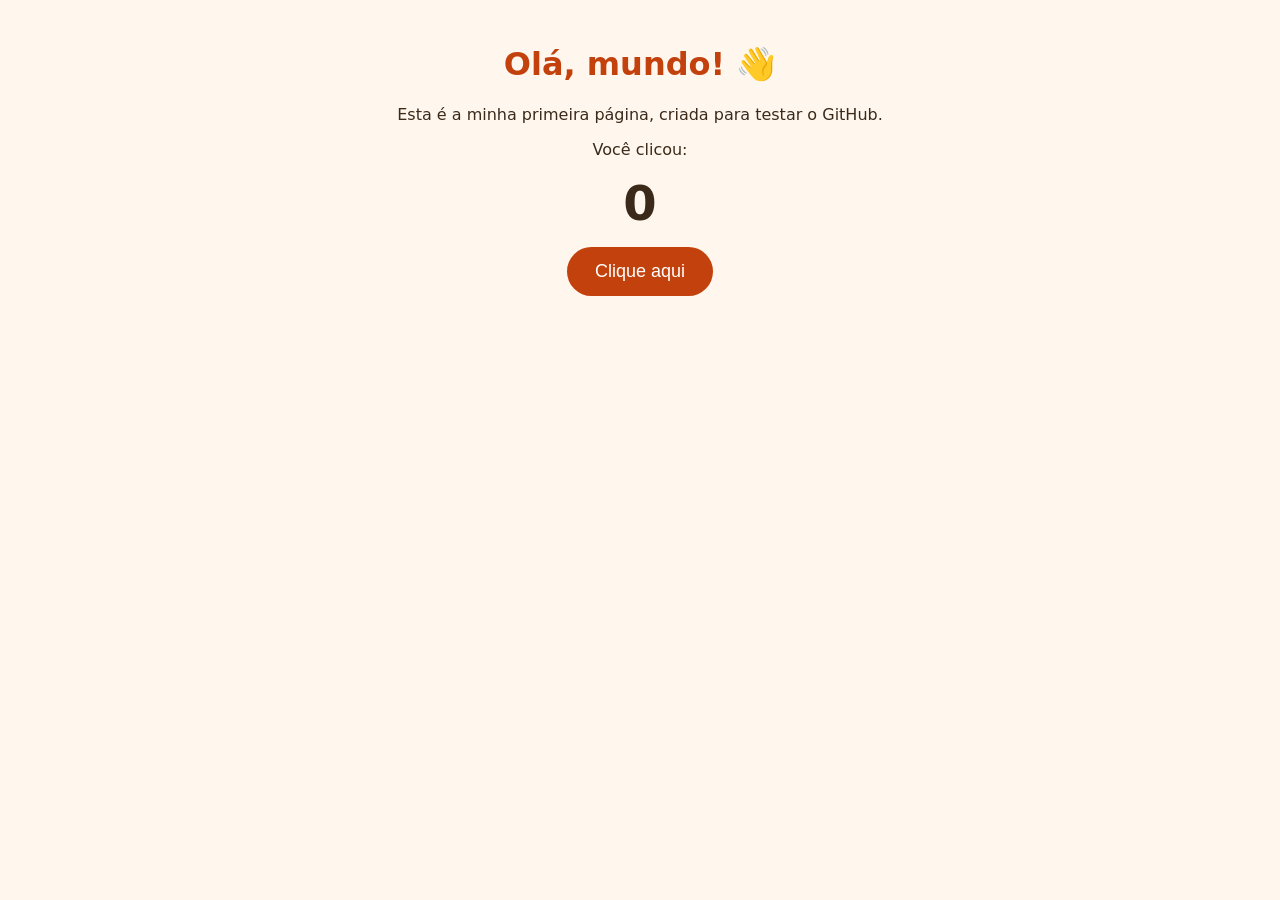
<file: index.html>
<!DOCTYPE html>
<html lang="pt-BR">
<head>
  <meta charset="UTF-8">
  <!-- Faz a página se ajustar bem à tela do celular -->
  <meta name="viewport" content="width=device-width, initial-scale=1.0">
  <title>Meu primeiro teste</title>
  <style>
    /* Aqui fica o visual (CSS) da página */
    body {
      font-family: system-ui, sans-serif;
      background: #fff7ed;
      color: #3b2a1a;
      margin: 0;
      padding: 24px 16px;
      text-align: center;
    }
    h1 { color: #c2410c; }
    button {
      background: #c2410c;
      color: white;
      border: none;
      border-radius: 999px;
      padding: 14px 28px;
      font-size: 18px;
      cursor: pointer;
    }
    #contador { font-size: 48px; font-weight: bold; margin: 16px 0; }
  </style>
</head>
<body>
  <!-- Aqui fica o conteúdo (HTML) da página -->
  <h1>Olá, mundo! 👋</h1>
  <p>Esta é a minha primeira página, criada para testar o GitHub.</p>

  <p>Você clicou:</p>
  <div id="contador">0</div>
  <button id="botao">Clique aqui</button>

  <script>
    // Aqui fica o comportamento (JavaScript) da página
    let cliques = 0;
    const botao = document.getElementById("botao");
    const contador = document.getElementById("contador");

    botao.addEventListener("click", function () {
      cliques = cliques + 1;
      contador.textContent = cliques;
    });
  </script>
</body>
</html>
</file>
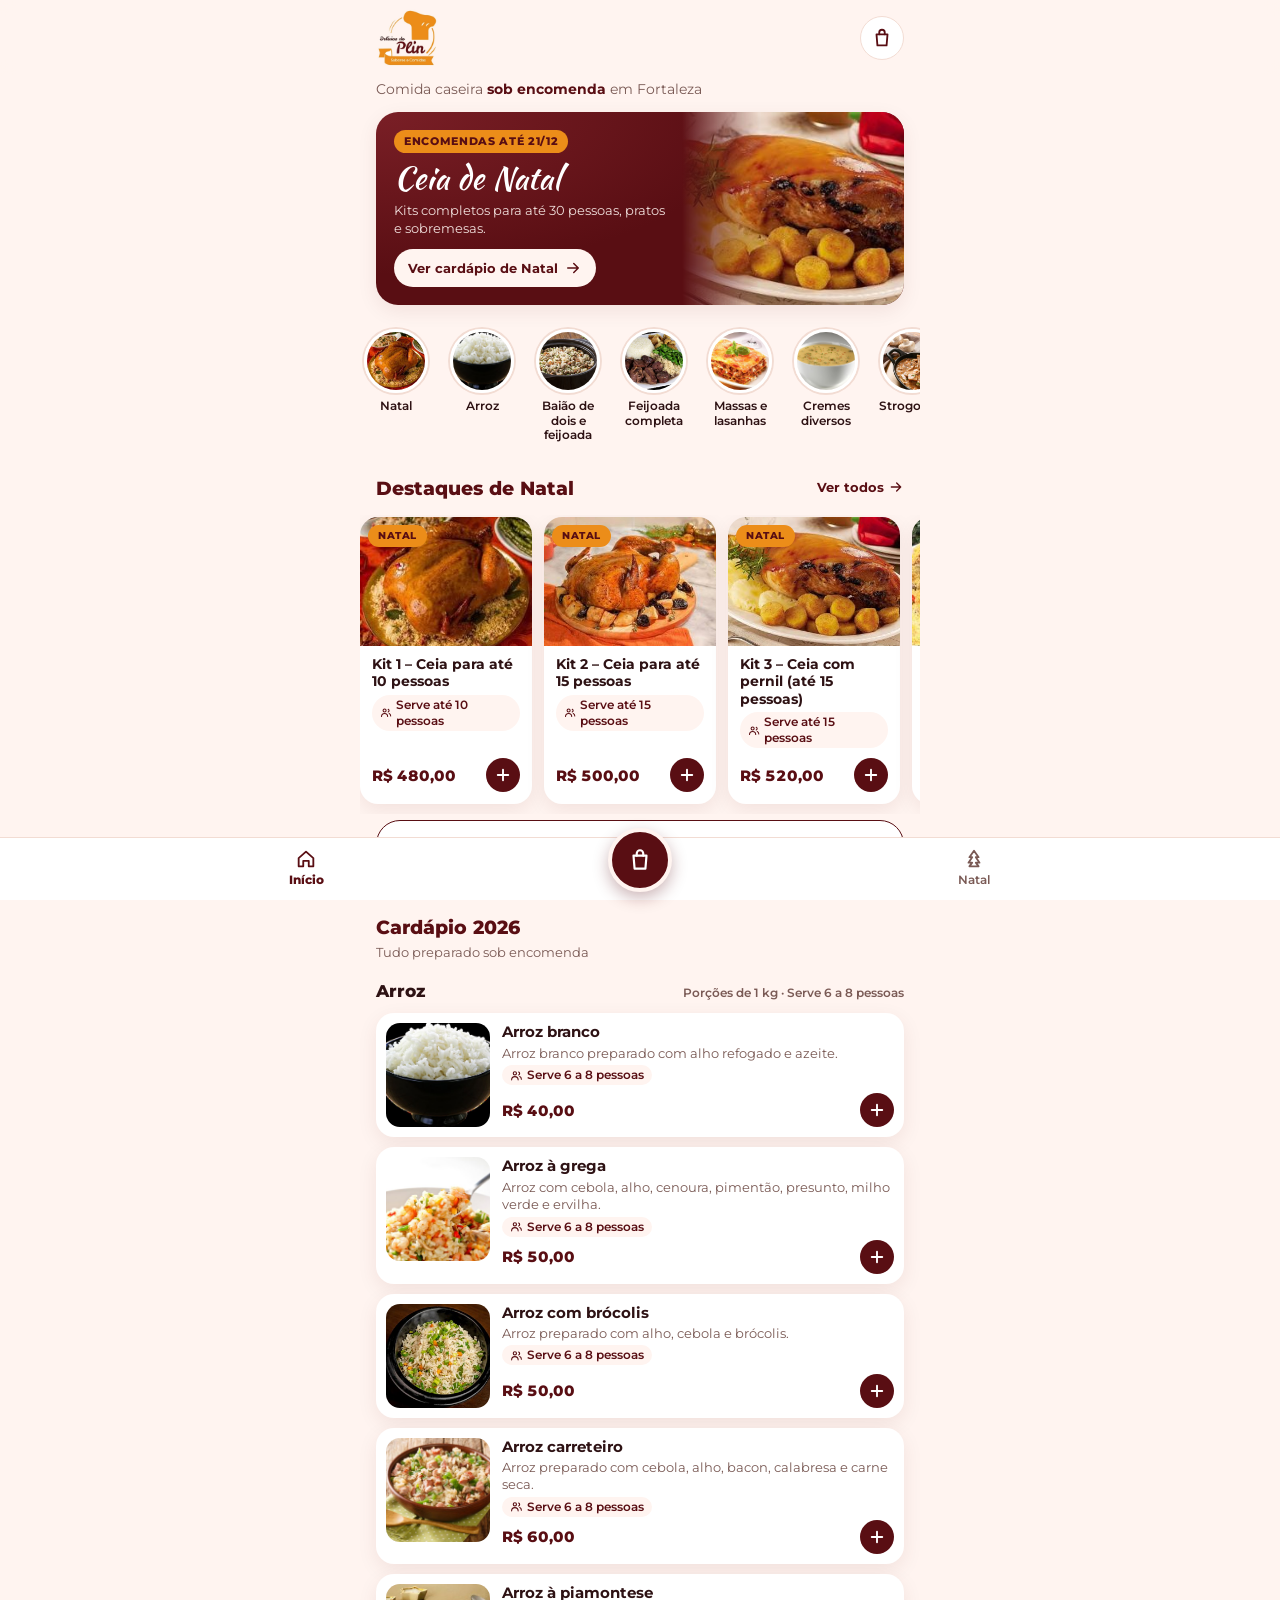
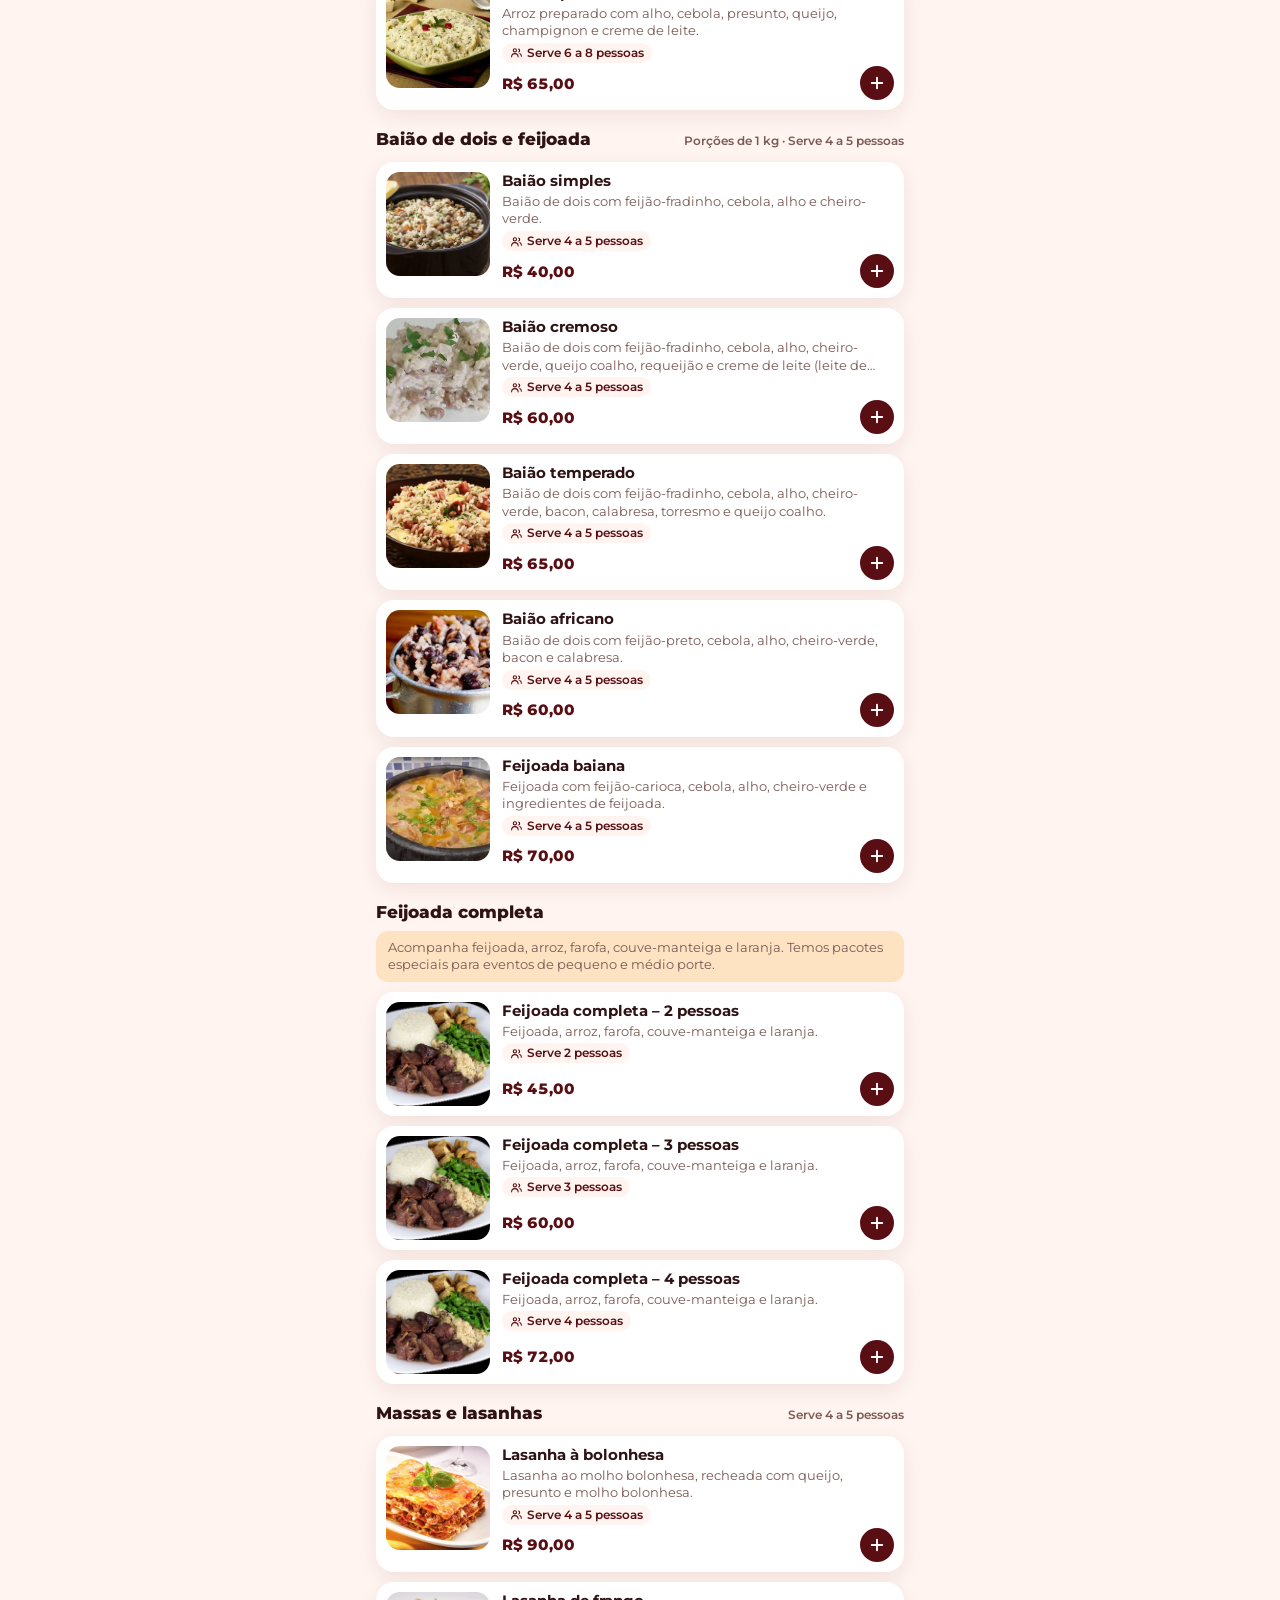
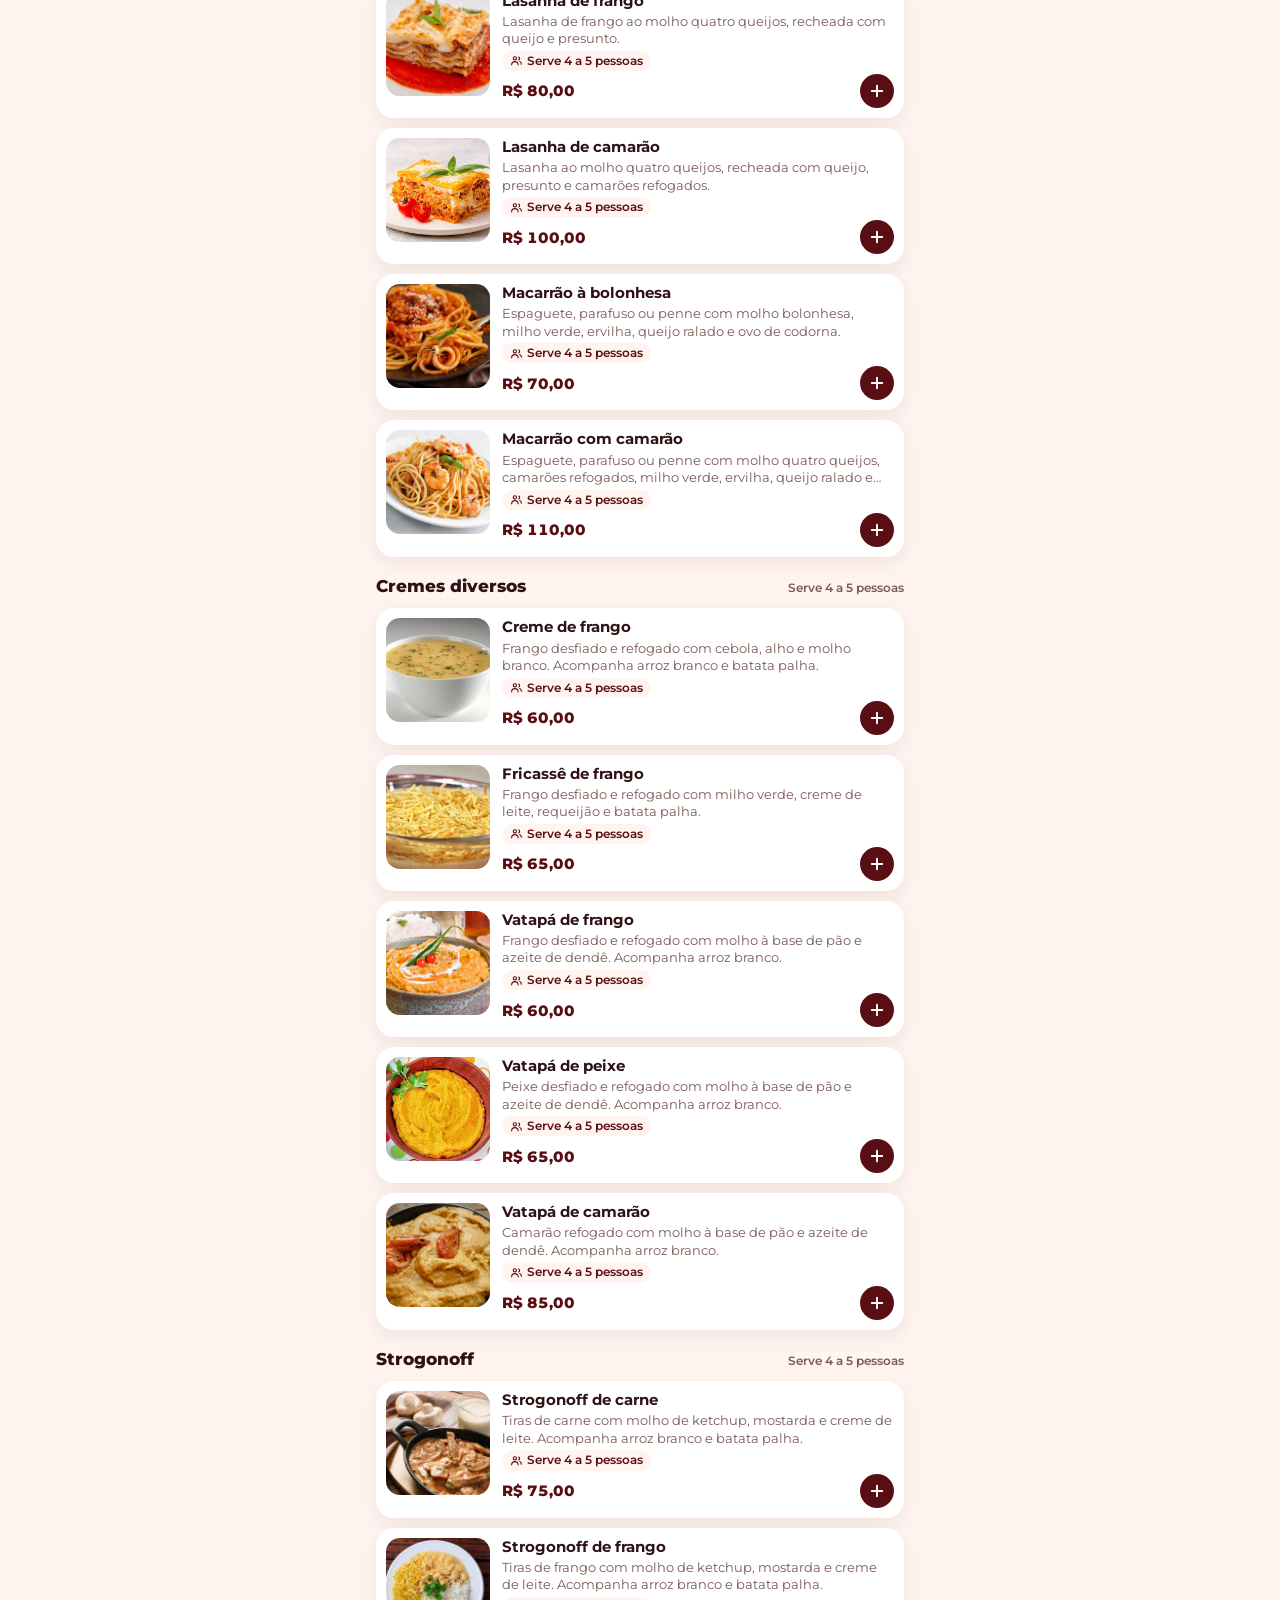
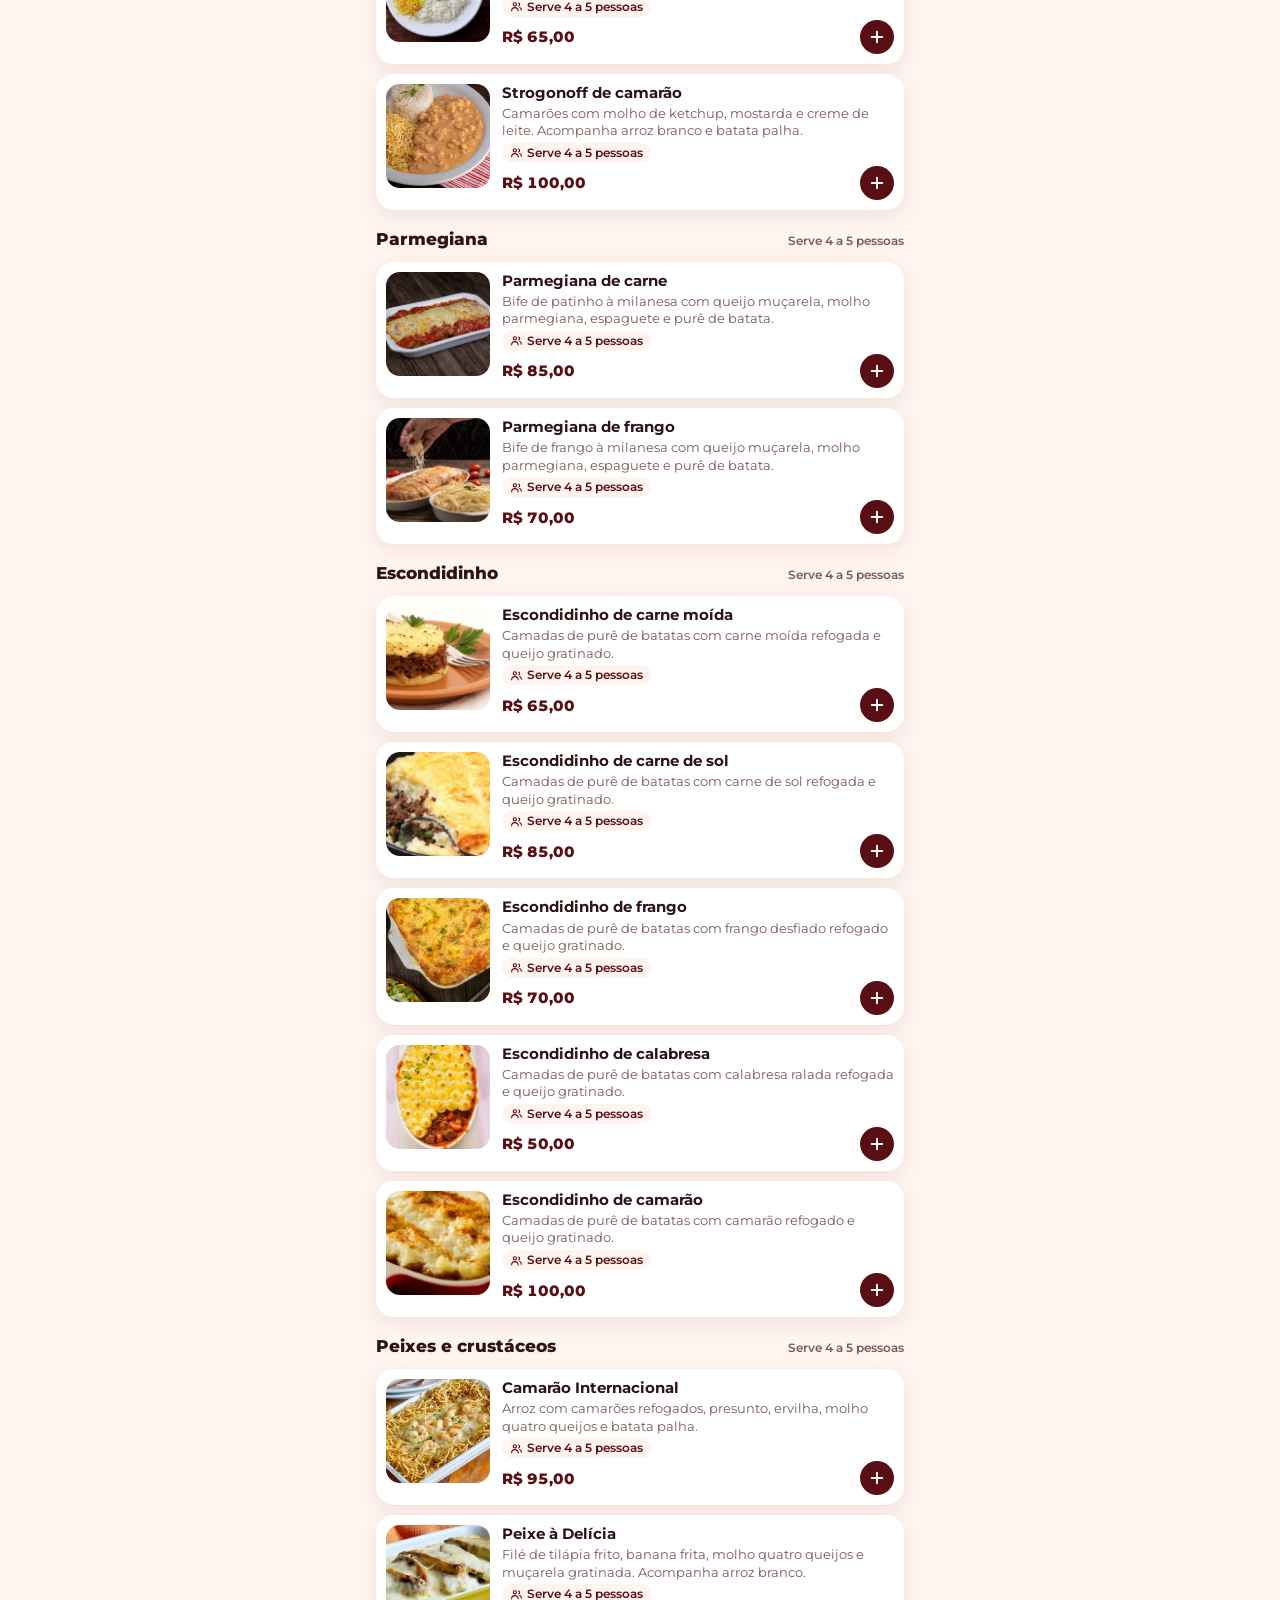
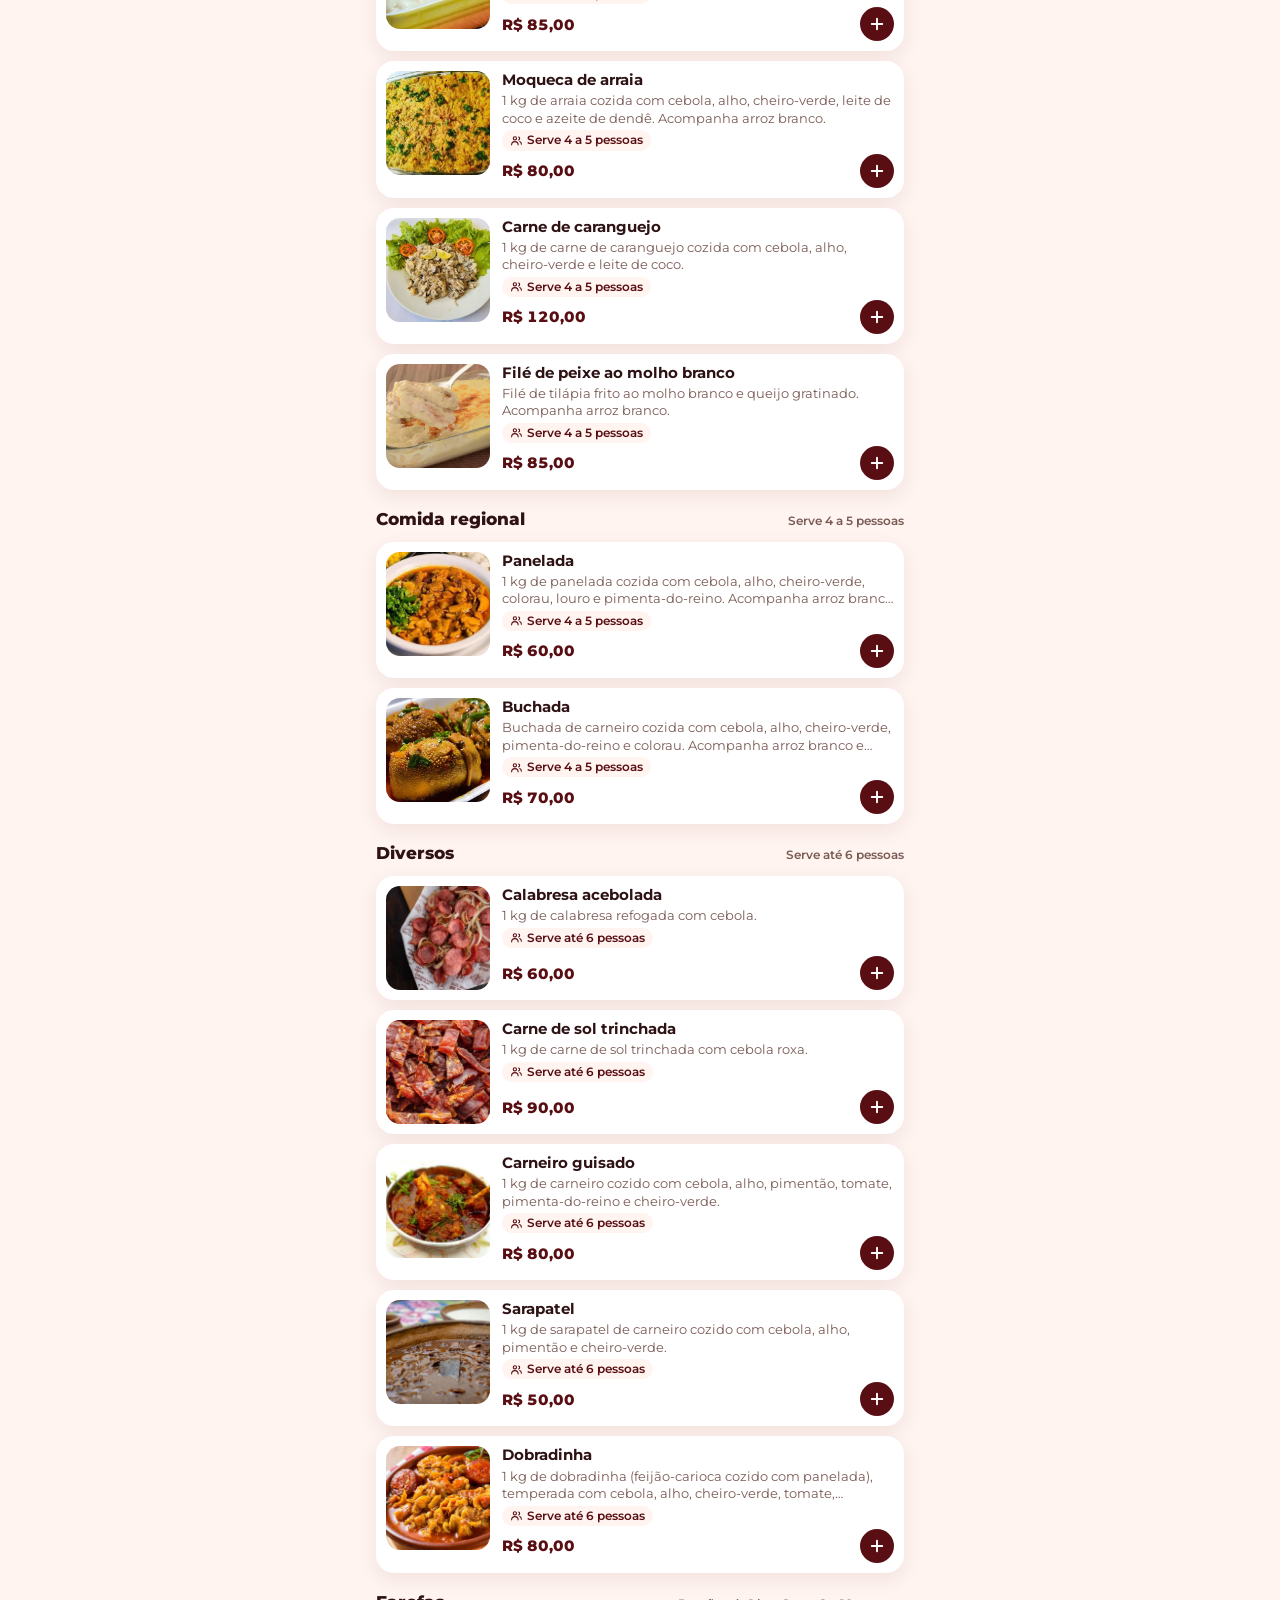
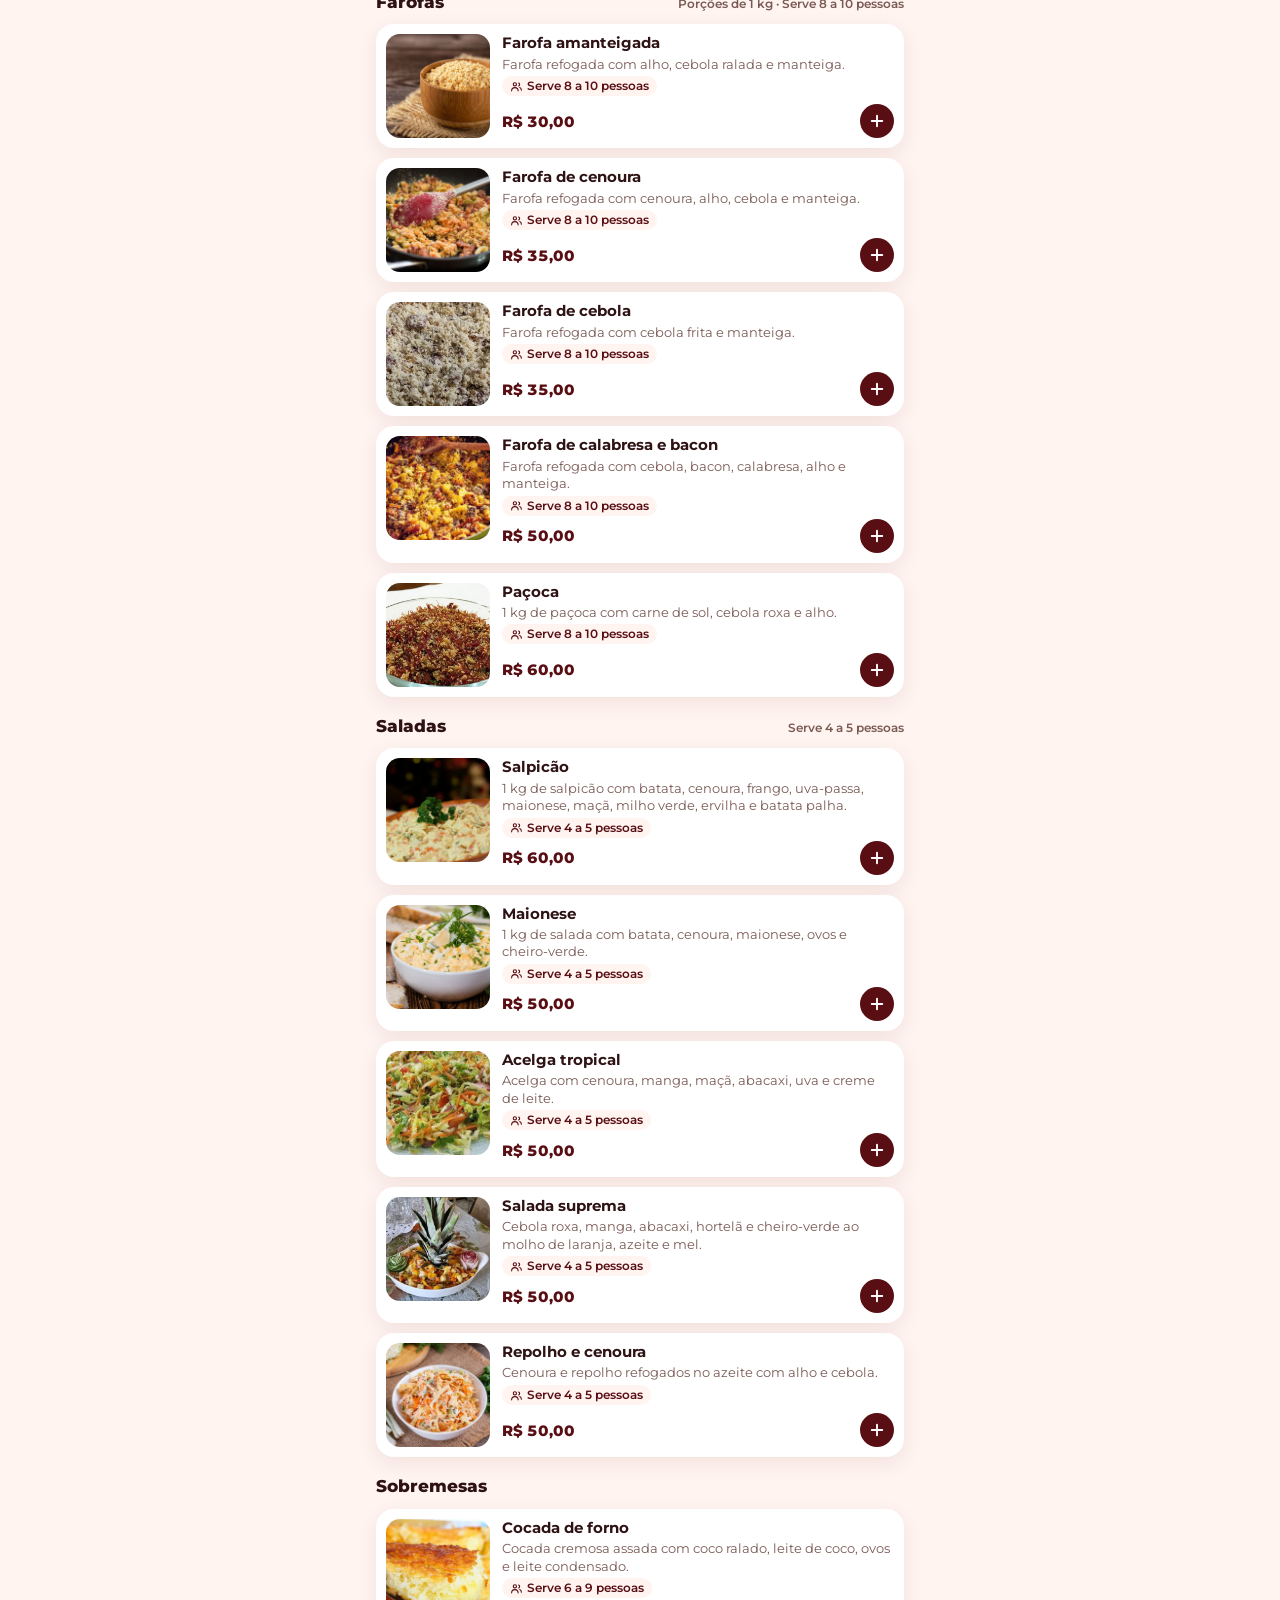
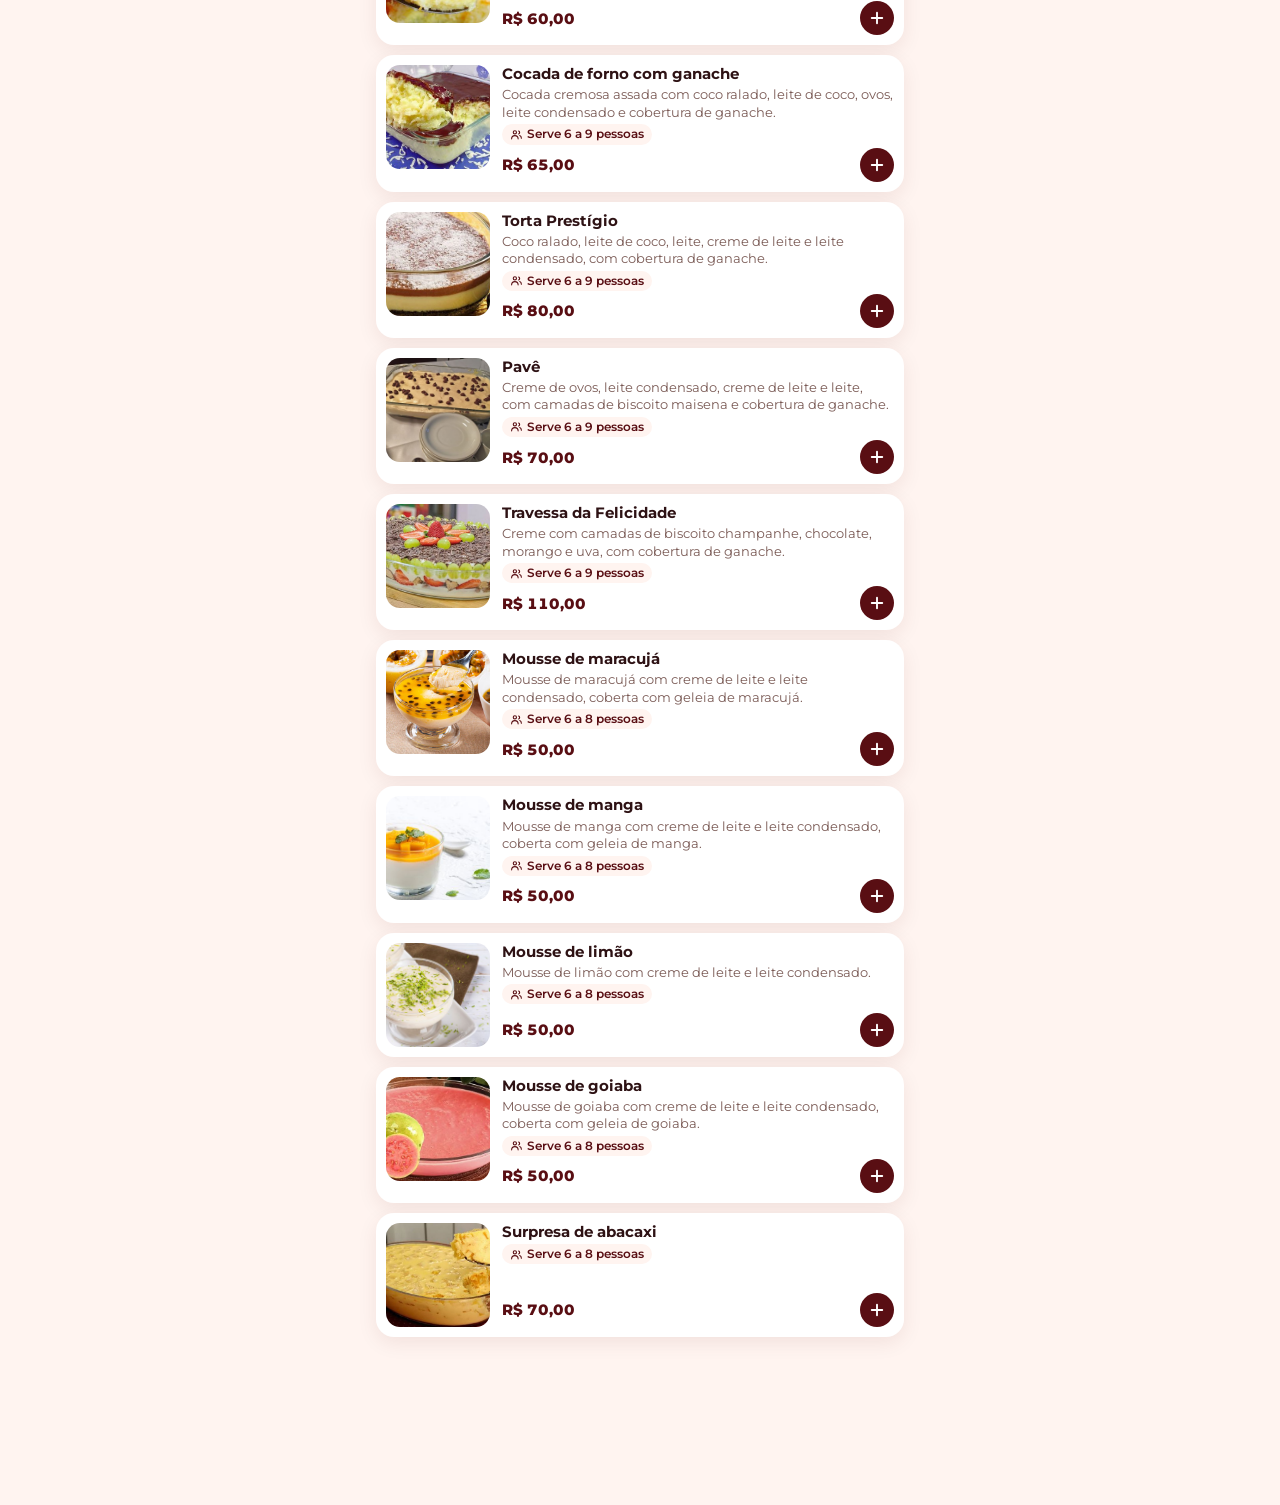
<file: cozinha/index.html>
<!DOCTYPE html>
<html lang="pt-BR">
<head>
  <meta charset="UTF-8">
  <meta name="viewport" content="width=device-width, initial-scale=1.0, viewport-fit=cover">
  <title>Delícias do Plin</title>
  <meta name="description" content="Comida caseira sob encomenda em Fortaleza. Monte seu pedido e envie pelo WhatsApp.">
  <!-- Fontes da marca (Google Fonts): Kaushan Script = letra cursiva do logo; Montserrat = "Sabores e Comidas" -->
  <link rel="preconnect" href="https://fonts.googleapis.com">
  <link rel="preconnect" href="https://fonts.gstatic.com" crossorigin>
  <link rel="stylesheet" href="https://fonts.googleapis.com/css2?family=Kaushan+Script&family=Montserrat:wght@400;500;600;700;800&display=swap">
  <link rel="stylesheet" href="css/estilo.css">
</head>
<body>

  <!-- ================= TOPO ================= -->
  <header class="topo">
    <div class="topo-conteudo">
      <!-- Na tela inicial: logo. Nas outras telas: botão de voltar + título -->
      <button type="button" class="topo-voltar" id="topo-voltar" aria-label="Voltar" hidden>
        <svg viewBox="0 0 24 24" aria-hidden="true"><path d="M15 5l-7 7 7 7"/></svg>
      </button>
      <a class="marca" id="marca" href="#" aria-label="Delícias do Plin – início">
        <img src="img/logo.png" alt="Delícias do Plin – Sabores e Comidas" width="64" height="59">
      </a>
      <div class="topo-titulo" id="topo-titulo" hidden></div>
      <button type="button" class="botao-sacola-topo" id="botao-sacola-topo" aria-label="Abrir sacola">
        <svg viewBox="0 0 24 24" aria-hidden="true"><path d="M6 8h12l-1 12H7L6 8z"/><path d="M9 8V6a3 3 0 0 1 6 0v2"/></svg>
        <span class="contador" data-contador hidden>0</span>
      </button>
    </div>
  </header>

  <main class="pagina">

    <!-- ================= TELA INICIAL ================= -->
    <section id="tela-inicio">
      <p class="saudacao">Comida caseira <strong>sob encomenda</strong> em Fortaleza</p>

      <!-- Banner da Ceia de Natal -->
      <div class="banner">
        <div class="banner-texto">
          <span class="selo">Encomendas até 21/12</span>
          <h1 class="script">Ceia de Natal</h1>
          <p>Kits completos para até 30 pessoas, pratos e sobremesas.</p>
          <button type="button" class="botao-banner" data-ir="natal">Ver cardápio de Natal
            <svg viewBox="0 0 24 24" aria-hidden="true"><path d="M5 12h14M13 6l6 6-6 6"/></svg>
          </button>
        </div>
        <img class="banner-foto" src="img/pratos/natal-kit-3.jpg" alt="Pernil assado da ceia de Natal">
      </div>

      <!-- Categorias em círculos -->
      <nav class="categorias" id="categorias" aria-label="Categorias do cardápio"></nav>

      <!-- Destaques de Natal -->
      <div class="secao-cabecalho" id="secao-natal">
        <h2>Destaques de Natal</h2>
        <button type="button" class="ver-todos" data-ir="natal">Ver todos
          <svg viewBox="0 0 24 24" aria-hidden="true"><path d="M5 12h14M13 6l6 6-6 6"/></svg>
        </button>
      </div>
      <div class="vitrine" id="natal-destaques"></div>
      <button type="button" class="botao-ver-natal" id="botao-ver-natal" data-ir="natal">Ver todas as opções de Natal</button>

      <!-- Cardápio 2026 -->
      <div class="secao-cabecalho secao-cardapio">
        <div>
          <h2>Cardápio 2026</h2>
          <p class="secao-sub">Tudo preparado sob encomenda</p>
        </div>
      </div>
      <div id="lista-pratos"></div>
    </section>

    <!-- ================= TELA AVULSA: CARDÁPIO DE NATAL ================= -->
    <section id="tela-natal" hidden>
      <div class="banner banner-natal">
        <div class="banner-texto">
          <span class="selo">Encomendas até 21/12</span>
          <h1 class="script">Cardápio de Natal 2026</h1>
          <p>Reserva com 50% de entrada. Retirada no local ou entrega.</p>
        </div>
      </div>
      <nav class="chips" id="chips-natal" aria-label="Seções do cardápio de Natal"></nav>
      <div id="lista-natal"></div>
    </section>

    <!-- ================= CHECKOUT: ETAPAS ================= -->
    <ol class="etapas" id="etapas" hidden>
      <li class="feita">Sacola</li>
      <li id="etapa-ocasiao">Ocasião</li>
      <li id="etapa-dados">Finalizar</li>
    </ol>

    <!-- ================= TELA: OCASIÃO ================= -->
    <section id="tela-ocasiao" hidden>
      <h2 class="titulo-tela">Sobre a ocasião</h2>
      <div class="cartao">
        <div class="campo" data-campo="tipo">
          <label for="tipo">Tipo de refeição <span class="obrig">*</span></label>
          <select id="tipo"><option value="">Selecione uma opção</option></select>
          <div class="msg-erro">Escolha o tipo de refeição.</div>
        </div>
        <div class="linha-dupla">
          <div class="campo" data-campo="data">
            <label for="data">Data <span class="obrig">*</span></label>
            <input id="data" type="date">
            <div class="msg-erro">Escolha a data.</div>
          </div>
          <div class="campo" data-campo="pessoas">
            <label for="pessoas">Nº de pessoas <span class="obrig">*</span></label>
            <input id="pessoas" type="number" inputmode="numeric" min="1" placeholder="Ex.: 10">
            <div class="msg-erro">Informe quantas pessoas.</div>
          </div>
        </div>
        <div class="campo">
          <label for="obs">Observações</label>
          <textarea id="obs" rows="3" placeholder="Ex.: horário de entrega, restrições alimentares, sem cebola..."></textarea>
        </div>
      </div>
      <p class="nota">Encomendas com 24h de antecedência (48h para grandes quantidades).</p>
    </section>

    <!-- ================= TELA: FINALIZAR ================= -->
    <section id="tela-dados" hidden>
      <div class="cartao resumo">
        <div class="resumo-topo">
          <h2>Seu pedido</h2>
          <button type="button" class="link" id="editar-sacola">Editar</button>
        </div>
        <p class="resumo-ocasiao" id="resumo-ocasiao"></p>
        <div id="resumo-itens"></div>
        <div id="resumo-entrega"></div>
        <div class="resumo-total"><span>Total</span><span id="resumo-total">R$ 0,00</span></div>
      </div>

      <h2 class="titulo-tela">Entrega ou retirada</h2>
      <div class="cartao">
        <div class="campo" data-campo="entrega">
          <div id="opcoes-entrega" class="opcoes-entrega" role="radiogroup" aria-label="Entrega ou retirada"></div>
          <div class="msg-erro">Escolha entre entrega ou retirada.</div>
        </div>
        <div id="campos-endereco" hidden>
          <div class="campo" data-campo="endereco">
            <label for="endereco">Rua e número <span class="obrig">*</span></label>
            <input id="endereco" type="text" autocomplete="street-address" placeholder="Ex.: Rua das Flores, 123">
            <div class="msg-erro">Informe a rua e o número.</div>
          </div>
          <div class="campo" data-campo="bairro">
            <label for="bairro">Bairro <span class="obrig">*</span></label>
            <input id="bairro" type="text">
            <div class="msg-erro">Informe o bairro.</div>
          </div>
          <div class="campo">
            <label for="complemento">Complemento / ponto de referência</label>
            <input id="complemento" type="text" placeholder="Ex.: apto 202, perto da padaria">
          </div>
        </div>
      </div>

      <h2 class="titulo-tela">Seus dados</h2>
      <div class="cartao">
        <div class="campo" data-campo="nome">
          <label for="nome">Nome completo <span class="obrig">*</span></label>
          <input id="nome" type="text" autocomplete="name">
          <div class="msg-erro">Informe seu nome completo.</div>
        </div>
        <div class="campo" data-campo="whatsapp">
          <label for="whatsapp">WhatsApp <span class="obrig">*</span></label>
          <input id="whatsapp" type="tel" inputmode="numeric" placeholder="(85) 99999-9999" autocomplete="tel">
          <div class="msg-erro">Informe um WhatsApp válido com DDD.</div>
        </div>
        <div class="campo" data-campo="telefone">
          <label for="telefone">Telefone</label>
          <input id="telefone" type="tel" inputmode="numeric" placeholder="(85) 3333-3333" disabled>
          <label class="opcao">
            <input id="mesmo-numero" type="checkbox" checked>
            O telefone é o mesmo número do WhatsApp
          </label>
          <div class="msg-erro">Informe um telefone válido com DDD.</div>
        </div>
      </div>
      <p class="nota">Ao enviar, abrimos o WhatsApp com o seu pedido pronto. A reserva é confirmada por lá, com o pagamento de 50% do valor.</p>
    </section>
  </main>

  <!-- ================= BARRA DA SACOLA (telas do cardápio) ================= -->
  <div class="barra-sacola" id="barra-sacola" hidden>
    <button type="button" class="barra-sacola-info" data-abrir-sacola>
      <span class="icone-sacola">
        <svg viewBox="0 0 24 24" aria-hidden="true"><path d="M6 8h12l-1 12H7L6 8z"/><path d="M9 8V6a3 3 0 0 1 6 0v2"/></svg>
        <span class="contador" data-contador>0</span>
      </span>
      <span class="barra-textos">
        <small>Ver sacola</small>
        <strong data-total>R$ 0,00</strong>
      </span>
    </button>
    <button type="button" class="botao-avancar" data-avancar>Avançar
      <svg viewBox="0 0 24 24" aria-hidden="true"><path d="M5 12h14M13 6l6 6-6 6"/></svg>
    </button>
  </div>

  <!-- ================= MENU INFERIOR ================= -->
  <nav class="menu-inferior" id="menu-inferior" aria-label="Navegação">
    <button type="button" class="menu-item ativo" data-ir="inicio" id="menu-inicio">
      <svg viewBox="0 0 24 24" aria-hidden="true"><path d="M4 11l8-7 8 7v9h-5v-6H9v6H4z"/></svg>
      Início
    </button>
    <button type="button" class="menu-sacola" data-abrir-sacola aria-label="Sacola">
      <svg viewBox="0 0 24 24" aria-hidden="true"><path d="M6 8h12l-1 12H7L6 8z"/><path d="M9 8V6a3 3 0 0 1 6 0v2"/></svg>
      <span class="contador" data-contador hidden>0</span>
    </button>
    <button type="button" class="menu-item" data-ir="natal" id="menu-natal">
      <svg viewBox="0 0 24 24" aria-hidden="true"><path d="M12 3l5 7h-3l4 6h-4l3 4H7l3-4H6l4-6H7z"/></svg>
      Natal
    </button>
  </nav>

  <!-- ================= BARRA DO CHECKOUT ================= -->
  <div class="barra-checkout" id="barra-checkout" hidden>
    <div class="barra-textos">
      <small id="checkout-qtd">0 itens</small>
      <strong data-total>R$ 0,00</strong>
    </div>
    <button type="button" class="botao-avancar" id="botao-checkout">Avançar</button>
  </div>

  <!-- ================= SACOLA (painel que sobe de baixo) ================= -->
  <div class="sacola-fundo" id="sacola-fundo" hidden></div>
  <aside class="sacola" id="sacola" aria-label="Sua sacola" hidden>
    <div class="sacola-alca" aria-hidden="true"></div>
    <div class="sacola-topo">
      <h2>Sua sacola</h2>
      <button type="button" class="fechar" id="fechar-sacola" aria-label="Fechar sacola">
        <svg viewBox="0 0 24 24" aria-hidden="true"><path d="M6 6l12 12M18 6L6 18"/></svg>
      </button>
    </div>
    <div class="sacola-itens" id="sacola-itens"></div>
    <div class="sacola-rodape">
      <div class="resumo-total"><span>Total</span><span data-total>R$ 0,00</span></div>
      <button type="button" class="botao-avancar largo" data-avancar>Avançar
        <svg viewBox="0 0 24 24" aria-hidden="true"><path d="M5 12h14M13 6l6 6-6 6"/></svg>
      </button>
      <button type="button" class="link centro" id="continuar-escolhendo">Continuar escolhendo</button>
    </div>
  </aside>

  <!-- Aviso rápido ("Adicionado à sacola") -->
  <div class="aviso-flutuante" id="aviso-flutuante" role="status" aria-live="polite"></div>

  <!-- A ordem importa: primeiro os dados, depois a lógica -->
  <script src="js/config.js"></script>
  <script src="js/cardapio.js"></script>
  <script src="js/app.js"></script>
</body>
</html>
</file>
<file: cozinha/css/estilo.css>
/* =====================================================
   IDENTIDADE VISUAL — cores e fontes do logo Delícias do Plin
   Para trocar a identidade, mude só este bloco.
   ===================================================== */
/* Layout: app de delivery "mobile first" — topo fixo, banner, categorias em círculos,
   vitrine de destaques, lista de pratos, sacola que sobe de baixo. */
:root {
  --vinho: #590e13;          /* "Plin" do logo — cor principal */
  --vinho-claro: #7a1f26;
  --laranja: #ec8d19;        /* chapéu e faixa do logo — destaque */
  --laranja-suave: #fde3c2;
  --creme: #fff4f0;          /* fundo off-white do logo */
  --cartao: #ffffff;
  --borda: #f2dcd3;
  --texto: #2e1214;
  --texto-suave: #7a5a55;
  --erro: #b42318;
  --sombra: 0 6px 20px rgba(89, 14, 19, .08);

  --fonte-script: "Kaushan Script", "Brush Script MT", cursive;
  --fonte: "Montserrat", system-ui, -apple-system, "Segoe UI", Roboto, sans-serif;
  --raio: 18px;
  --largura: 560px;
  color-scheme: light;
}

* { box-sizing: border-box; }
html { -webkit-text-size-adjust: 100%; }
body {
  margin: 0;
  font-family: var(--fonte);
  font-size: 15px;
  background: var(--creme);
  color: var(--texto);
  line-height: 1.4;
  padding-bottom: calc(150px + env(safe-area-inset-bottom, 0px));
}
body.modo-checkout { padding-bottom: calc(100px + env(safe-area-inset-bottom, 0px)); }
img { max-width: 100%; display: block; }
button { font: inherit; color: inherit; }
svg { width: 22px; height: 22px; fill: none; stroke: currentColor; stroke-width: 2; stroke-linecap: round; stroke-linejoin: round; }
[hidden] { display: none !important; }
:focus-visible { outline: 3px solid var(--laranja); outline-offset: 2px; }
.script { font-family: var(--fonte-script); font-weight: 400; }

.pagina {
  max-width: var(--largura);
  margin: 0 auto;
  padding-left: max(16px, env(safe-area-inset-left, 0px));
  padding-right: max(16px, env(safe-area-inset-right, 0px));
}

/* ================= TOPO ================= */
body::before {
  content: ""; position: fixed; inset: 0 0 auto; height: env(safe-area-inset-top, 0px);
  z-index: 30; background: var(--creme);
}
.topo {
  position: sticky; top: env(safe-area-inset-top, 0px); z-index: 20;
  background: rgba(255, 244, 240, .94);
  backdrop-filter: blur(8px);
  border-bottom: 1px solid transparent;
}
.topo.com-borda { border-bottom-color: var(--borda); }
.topo-conteudo {
  max-width: var(--largura); margin: 0 auto;
  display: flex; align-items: center; gap: 12px;
  padding: 8px max(16px, env(safe-area-inset-right, 0px)) 8px max(16px, env(safe-area-inset-left, 0px));
  min-height: 64px;
}
.marca img { width: 64px; height: auto; }
.topo-titulo { flex: 1; font-weight: 700; font-size: 17px; color: var(--vinho); }
.marca + .topo-titulo, .marca { margin-right: auto; }
.topo-voltar, .botao-sacola-topo {
  width: 44px; height: 44px; border-radius: 50%;
  display: grid; place-items: center; position: relative;
  background: var(--cartao); border: 1px solid var(--borda); color: var(--vinho); cursor: pointer;
}
.contador {
  position: absolute; top: -4px; right: -4px;
  min-width: 20px; height: 20px; padding: 0 5px; border-radius: 999px;
  background: var(--laranja); color: var(--vinho);
  font-size: 12px; font-weight: 800; display: grid; place-items: center;
  border: 2px solid var(--creme);
}
.contador.pulo { animation: pulo .35s ease; }
@keyframes pulo { 50% { transform: scale(1.35); } }

/* ================= TELA INICIAL ================= */
.saudacao { margin: 4px 0 12px; color: var(--texto-suave); font-size: 14px; }
.saudacao strong { color: var(--vinho); }

.banner {
  position: relative; overflow: hidden;
  display: grid; grid-template-columns: 1fr 42%; align-items: stretch;
  background: radial-gradient(120% 140% at 0% 0%, var(--vinho-claro) 0%, var(--vinho) 60%);
  color: var(--creme);
  border-radius: 22px; box-shadow: var(--sombra);
  min-height: 190px;
}
.banner-texto { padding: 18px 8px 18px 18px; display: flex; flex-direction: column; align-items: flex-start; gap: 6px; z-index: 1; }
.banner h1 { margin: 2px 0 0; font-size: 32px; line-height: 1.05; color: #fff; text-wrap: balance; }
.banner p { margin: 0 0 6px; font-size: 13px; opacity: .9; }
.banner-foto {
  width: 100%; height: 100%; object-fit: cover;
  -webkit-mask-image: linear-gradient(to right, transparent 0%, #000 35%);
          mask-image: linear-gradient(to right, transparent 0%, #000 35%);
}
.selo {
  display: inline-block; background: var(--laranja); color: var(--vinho);
  font-size: 11px; font-weight: 800; letter-spacing: .06em; text-transform: uppercase;
  padding: 4px 10px; border-radius: 999px;
}
.botao-banner {
  margin-top: auto; display: inline-flex; align-items: center; gap: 6px;
  background: var(--creme); color: var(--vinho); border: none; cursor: pointer;
  font-weight: 700; font-size: 13px; padding: 10px 14px; border-radius: 999px;
}
.botao-banner svg { width: 18px; height: 18px; }
.banner-natal { grid-template-columns: 1fr; min-height: 0; margin-top: 4px; }
.banner-natal h1 { font-size: 30px; }

/* Categorias em círculos */
.categorias {
  display: flex; gap: 14px; overflow-x: auto; scrollbar-width: none;
  margin: 20px -16px 4px; padding: 4px 16px 8px;
  scroll-snap-type: x proximity;
}
.categorias::-webkit-scrollbar, .vitrine::-webkit-scrollbar, .chips::-webkit-scrollbar { display: none; }
.categoria-circulo {
  flex: 0 0 auto; width: 72px; scroll-snap-align: start;
  display: flex; flex-direction: column; align-items: center; gap: 6px;
  background: none; border: none; padding: 0; cursor: pointer;
  font-size: 12px; font-weight: 600; text-align: center; line-height: 1.2; color: var(--texto);
}
.categoria-circulo img {
  width: 64px; height: 64px; border-radius: 50%; object-fit: cover;
  border: 3px solid var(--cartao); box-shadow: 0 0 0 2px var(--borda);
}
.categoria-circulo.ativa img { box-shadow: 0 0 0 3px var(--laranja); }
.categoria-circulo.ativa { color: var(--vinho); font-weight: 800; }

/* Cabeçalhos de seção */
.secao-cabecalho { display: flex; align-items: flex-end; justify-content: space-between; gap: 12px; margin: 22px 0 12px; scroll-margin-top: 84px; }
.secao-cabecalho h2 { margin: 0; font-size: 19px; font-weight: 800; color: var(--vinho); }
.secao-sub { margin: 2px 0 0; color: var(--texto-suave); font-size: 13px; }
.secao-cardapio { margin-top: 28px; padding-top: 18px; border-top: 1px dashed var(--borda); }
.ver-todos {
  display: inline-flex; align-items: center; gap: 4px; background: none; border: none; cursor: pointer;
  color: var(--vinho); font-weight: 700; font-size: 13px; padding: 6px 0;
}
.ver-todos svg { width: 16px; height: 16px; }

/* Vitrine (destaques que deslizam para o lado) */
.vitrine {
  display: flex; gap: 12px; overflow-x: auto; scrollbar-width: none;
  margin: 0 -16px; padding: 2px 16px 10px; scroll-snap-type: x mandatory;
}
.card-vitrine {
  flex: 0 0 172px; scroll-snap-align: start;
  background: var(--cartao); border-radius: var(--raio); box-shadow: var(--sombra);
  overflow: hidden; display: flex; flex-direction: column;
}
.card-vitrine .foto { position: relative; aspect-ratio: 4 / 3; max-width: 100%; }
.card-vitrine .foto img { width: 100%; height: 100%; object-fit: cover; }
.card-vitrine .selo { position: absolute; top: 8px; left: 8px; font-size: 10px; }
.card-vitrine .corpo { padding: 10px 12px 12px; display: flex; flex-direction: column; gap: 4px; flex: 1; }
.card-vitrine .nome { font-weight: 700; font-size: 14px; line-height: 1.25; margin: 0; }
.card-vitrine .rodape { margin-top: auto; padding-top: 6px; display: flex; align-items: center; justify-content: space-between; gap: 6px; }
.botao-ver-natal {
  width: 100%; margin-top: 6px; padding: 13px; cursor: pointer;
  background: var(--cartao); color: var(--vinho); border: 1.5px solid var(--vinho); border-radius: 999px;
  font-weight: 700; font-size: 14px;
}

/* Categoria + lista de pratos */
.categoria { scroll-margin-top: 84px; margin-bottom: 18px; }
.categoria-titulo { display: flex; align-items: baseline; justify-content: space-between; gap: 10px; flex-wrap: wrap; margin: 18px 0 4px; }
.categoria-titulo h3 { margin: 0; font-size: 17px; font-weight: 800; }
.categoria-info { font-size: 12px; font-weight: 600; color: var(--texto-suave); }
.categoria-aviso {
  margin: 6px 0 10px; font-size: 12.5px; color: var(--texto-suave);
  background: var(--laranja-suave); border-radius: 12px; padding: 8px 12px;
}
.lista { display: flex; flex-direction: column; gap: 10px; margin-top: 10px; }
.card-linha {
  display: flex; gap: 12px; padding: 10px;
  background: var(--cartao); border-radius: var(--raio); box-shadow: var(--sombra);
}
.card-linha .foto { flex: 0 0 104px; height: 104px; border-radius: 14px; overflow: hidden; }
.card-linha .foto img { width: 100%; height: 100%; object-fit: cover; }
.card-linha .corpo { flex: 1; min-width: 0; display: flex; flex-direction: column; gap: 3px; }
.card-linha .nome { margin: 0; font-weight: 700; font-size: 14.5px; line-height: 1.25; }
.desc {
  margin: 0; font-size: 12.5px; color: var(--texto-suave);
  display: -webkit-box; -webkit-line-clamp: 2; -webkit-box-orient: vertical; overflow: hidden;
}
.serve {
  display: inline-flex; align-items: center; gap: 4px; align-self: flex-start;
  font-size: 11.5px; font-weight: 600; color: var(--vinho);
  background: var(--creme); border-radius: 999px; padding: 2px 8px;
}
.serve svg { width: 13px; height: 13px; }
.card-linha .rodape { margin-top: auto; display: flex; align-items: center; justify-content: space-between; gap: 8px; }
.preco { font-weight: 800; color: var(--vinho); font-size: 15px; font-variant-numeric: tabular-nums; white-space: nowrap; }

/* Botões + e − */
.qtd { display: flex; align-items: center; gap: 6px; }
.qtd button {
  width: 34px; height: 34px; border-radius: 50%; cursor: pointer;
  display: grid; place-items: center; padding: 0; border: none;
}
.qtd .mais { background: var(--vinho); color: #fff; }
.qtd .menos { background: var(--creme); color: var(--vinho); border: 1.5px solid var(--borda); }
.qtd svg { width: 18px; height: 18px; stroke-width: 2.5; }
.qtd span { min-width: 18px; text-align: center; font-weight: 800; font-variant-numeric: tabular-nums; }
.qtd.vazio .menos, .qtd.vazio span { display: none; }

/* Tela de Natal: chips */
.chips { display: flex; gap: 8px; overflow-x: auto; scrollbar-width: none; margin: 16px -16px 0; padding: 0 16px 4px; }
.chip {
  flex: 0 0 auto; cursor: pointer; white-space: nowrap;
  background: var(--cartao); color: var(--vinho); border: 1.5px solid var(--borda);
  border-radius: 999px; padding: 8px 14px; font-weight: 700; font-size: 13px;
}

/* ================= BARRAS INFERIORES ================= */
.menu-inferior {
  position: fixed; left: 0; right: 0; bottom: 0; z-index: 25;
  background: var(--cartao); border-top: 1px solid var(--borda);
  display: grid; grid-template-columns: 1fr 88px 1fr; align-items: end;
  padding: 6px max(16px, env(safe-area-inset-right, 0px)) calc(8px + env(safe-area-inset-bottom, 0px)) max(16px, env(safe-area-inset-left, 0px));
}
.menu-item {
  display: flex; flex-direction: column; align-items: center; gap: 2px;
  background: none; border: none; cursor: pointer; padding: 4px;
  font-size: 11.5px; font-weight: 600; color: var(--texto-suave);
}
.menu-item.ativo { color: var(--vinho); font-weight: 800; }
.menu-sacola {
  justify-self: center; position: relative; margin-top: -30px;
  width: 64px; height: 64px; border-radius: 50%; cursor: pointer;
  background: var(--vinho); color: #fff; border: 4px solid var(--creme);
  display: grid; place-items: center; box-shadow: 0 6px 16px rgba(89, 14, 19, .3);
}
.menu-sacola svg { width: 26px; height: 26px; }
.menu-sacola .contador { top: 0; right: 0; }

.barra-sacola {
  position: fixed; z-index: 24; left: 50%; transform: translateX(-50%);
  bottom: calc(76px + env(safe-area-inset-bottom, 0px));
  width: min(calc(100% - 24px), calc(var(--largura) - 24px));
  display: flex; align-items: center; gap: 8px; padding: 6px;
  background: var(--vinho); color: #fff; border-radius: 999px;
  box-shadow: 0 10px 24px rgba(89, 14, 19, .3);
}
.barra-sacola-info {
  flex: 1; display: flex; align-items: center; gap: 12px; min-width: 0;
  background: none; border: none; color: inherit; cursor: pointer; text-align: left; padding: 4px 8px;
}
.icone-sacola { position: relative; width: 40px; height: 40px; border-radius: 50%; background: rgba(255,255,255,.12); display: grid; place-items: center; }
.icone-sacola .contador { border-color: var(--vinho); }
.barra-textos { display: flex; flex-direction: column; line-height: 1.15; }
.barra-textos small { font-size: 12px; opacity: .85; }
.barra-textos strong { font-size: 17px; font-variant-numeric: tabular-nums; }
.botao-avancar {
  display: inline-flex; align-items: center; justify-content: center; gap: 6px;
  background: var(--laranja); color: var(--vinho); border: none; cursor: pointer;
  font-weight: 800; font-size: 15px; padding: 13px 20px; border-radius: 999px; white-space: nowrap;
}
.botao-avancar svg { width: 18px; height: 18px; stroke-width: 2.5; }
.botao-avancar.largo { width: 100%; padding: 15px; font-size: 16px; }

.barra-checkout {
  position: fixed; left: 0; right: 0; bottom: 0; z-index: 25;
  background: var(--cartao); border-top: 1px solid var(--borda); box-shadow: 0 -6px 18px rgba(89,14,19,.06);
  display: flex; align-items: center; justify-content: space-between; gap: 12px;
  padding: 12px max(16px, env(safe-area-inset-right, 0px)) calc(12px + env(safe-area-inset-bottom, 0px)) max(16px, env(safe-area-inset-left, 0px));
}
.barra-checkout .barra-textos small { color: var(--texto-suave); opacity: 1; }
.barra-checkout .barra-textos strong { color: var(--vinho); font-size: 20px; }
.barra-checkout .botao-avancar { background: var(--vinho); color: #fff; padding: 14px 24px; }

/* ================= SACOLA ================= */
.sacola-fundo { position: fixed; inset: 0; z-index: 40; background: rgba(46, 18, 20, .45); }
.sacola {
  position: fixed; z-index: 41; left: 50%; transform: translateX(-50%);
  bottom: 0; width: min(100%, var(--largura));
  max-height: 86vh; display: flex; flex-direction: column;
  background: var(--creme); border-radius: 24px 24px 0 0;
  padding: 8px max(16px, env(safe-area-inset-right, 0px)) calc(16px + env(safe-area-inset-bottom, 0px)) max(16px, env(safe-area-inset-left, 0px));
  animation: sobe .25s ease;
}
@keyframes sobe { from { transform: translate(-50%, 40px); opacity: 0; } }
.sacola-alca { width: 44px; height: 5px; border-radius: 999px; background: var(--borda); margin: 0 auto 8px; }
.sacola-topo { display: flex; align-items: center; justify-content: space-between; }
.sacola-topo h2 { margin: 0; font-size: 20px; color: var(--vinho); font-weight: 800; }
.fechar { width: 40px; height: 40px; border-radius: 50%; border: none; background: var(--cartao); color: var(--vinho); cursor: pointer; display: grid; place-items: center; }
.sacola-itens { overflow-y: auto; margin: 10px -4px; padding: 0 4px; display: flex; flex-direction: column; gap: 8px; }
.item-sacola { display: flex; align-items: center; gap: 10px; background: var(--cartao); border-radius: 14px; padding: 8px; }
.item-sacola img { width: 54px; height: 54px; border-radius: 10px; object-fit: cover; flex: 0 0 auto; }
.item-sacola .corpo { flex: 1; min-width: 0; }
.item-sacola .nome { margin: 0; font-size: 13.5px; font-weight: 700; line-height: 1.25; }
.item-sacola .preco { font-size: 13.5px; }
.sacola-vazia { text-align: center; padding: 28px 12px; color: var(--texto-suave); }
.sacola-vazia strong { display: block; color: var(--vinho); font-size: 16px; margin-bottom: 4px; }
.sacola-rodape { display: flex; flex-direction: column; gap: 10px; border-top: 1px dashed var(--borda); padding-top: 12px; }
.link { background: none; border: none; cursor: pointer; color: var(--vinho); font-weight: 700; text-decoration: underline; text-underline-offset: 3px; padding: 6px; }
.link.centro { align-self: center; }

.aviso-flutuante {
  position: fixed; z-index: 50; left: 50%; bottom: calc(150px + env(safe-area-inset-bottom, 0px));
  transform: translate(-50%, 12px); opacity: 0; pointer-events: none;
  background: var(--texto); color: #fff; font-size: 13px; font-weight: 600;
  padding: 9px 16px; border-radius: 999px; transition: opacity .2s, transform .2s;
  max-width: calc(100% - 32px); white-space: nowrap; overflow: hidden; text-overflow: ellipsis;
}
.aviso-flutuante.visivel { opacity: 1; transform: translate(-50%, 0); }

/* ================= CHECKOUT ================= */
.etapas { list-style: none; display: flex; gap: 6px; padding: 0; margin: 4px 0 8px; counter-reset: etapa; }
.etapas li {
  flex: 1; text-align: center; font-size: 12px; font-weight: 700; color: var(--texto-suave);
  padding-top: 8px; border-top: 4px solid var(--borda);
}
.etapas li.feita { color: var(--vinho); border-top-color: var(--laranja); }
.etapas li.ativa { color: var(--vinho); border-top-color: var(--vinho); }
.titulo-tela { font-size: 17px; font-weight: 800; color: var(--vinho); margin: 20px 0 10px; }
.cartao { background: var(--cartao); border-radius: var(--raio); box-shadow: var(--sombra); padding: 16px; }
.nota { font-size: 12.5px; color: var(--texto-suave); text-align: center; margin: 14px 8px; }

.campo { margin-bottom: 14px; }
.campo:last-child { margin-bottom: 0; }
.campo > label { display: block; font-weight: 700; font-size: 13.5px; margin-bottom: 6px; }
.obrig { color: var(--laranja); }
.campo input[type="text"], .campo input[type="tel"], .campo input[type="date"], .campo input[type="number"], .campo select, .campo textarea {
  width: 100%; font: inherit; font-size: 16px; /* 16px evita zoom automático no iPhone */
  padding: 12px 14px; border: 1.5px solid var(--borda); border-radius: 12px;
  background: var(--creme); color: var(--texto);
}
.campo input:focus, .campo select:focus, .campo textarea:focus { outline: none; border-color: var(--vinho); background: #fff; }
.campo input:disabled { opacity: .6; }
.campo.com-erro input, .campo.com-erro select { border-color: var(--erro); }
.msg-erro { color: var(--erro); font-size: 12.5px; font-weight: 600; margin-top: 4px; display: none; }
.campo.com-erro .msg-erro { display: block; }
.linha-dupla { display: grid; grid-template-columns: 1fr 1fr; gap: 12px; }
.linha-dupla .campo { min-width: 0; }
.campo label.opcao { display: flex; align-items: center; gap: 8px; font-size: 13.5px; font-weight: 500; margin-top: 10px; }
.opcao input { width: 20px; height: 20px; accent-color: var(--vinho); margin: 0; }

.opcoes-entrega { display: flex; flex-direction: column; gap: 10px; }
.campo label.opcao-entrega {
  display: flex; align-items: center; gap: 10px; margin: 0;
  padding: 14px; border: 1.5px solid var(--borda); border-radius: 14px; cursor: pointer; font-weight: 700;
}
.opcao-entrega input { width: 20px; height: 20px; margin: 0; accent-color: var(--vinho); }
.opcao-entrega .nome-opcao { flex: 1; }
.opcao-entrega .taxa-opcao { color: var(--vinho); white-space: nowrap; }
.opcao-entrega:has(input:checked) { border-color: var(--vinho); background: var(--creme); }
.campo.com-erro .opcao-entrega { border-color: var(--erro); }
#campos-endereco { margin-top: 16px; }

.resumo-topo { display: flex; align-items: center; justify-content: space-between; }
.resumo h2 { font-size: 17px; margin: 0; color: var(--vinho); font-weight: 800; }
.resumo-ocasiao { font-size: 13px; color: var(--texto-suave); margin: 2px 0 8px; }
.resumo-item, .resumo-linha { display: flex; justify-content: space-between; gap: 12px; padding: 7px 0; font-size: 14px; }
.resumo-item { border-bottom: 1px dashed var(--borda); }
.resumo-item span:last-child, .resumo-linha span:last-child { white-space: nowrap; font-variant-numeric: tabular-nums; }
.resumo-linha { color: var(--texto-suave); }
.resumo-total { display: flex; justify-content: space-between; font-weight: 800; font-size: 18px; padding-top: 10px; color: var(--vinho); font-variant-numeric: tabular-nums; }

@media (prefers-reduced-motion: reduce) {
  *, *::before, *::after { animation: none !important; transition: none !important; scroll-behavior: auto !important; }
}
</file>
